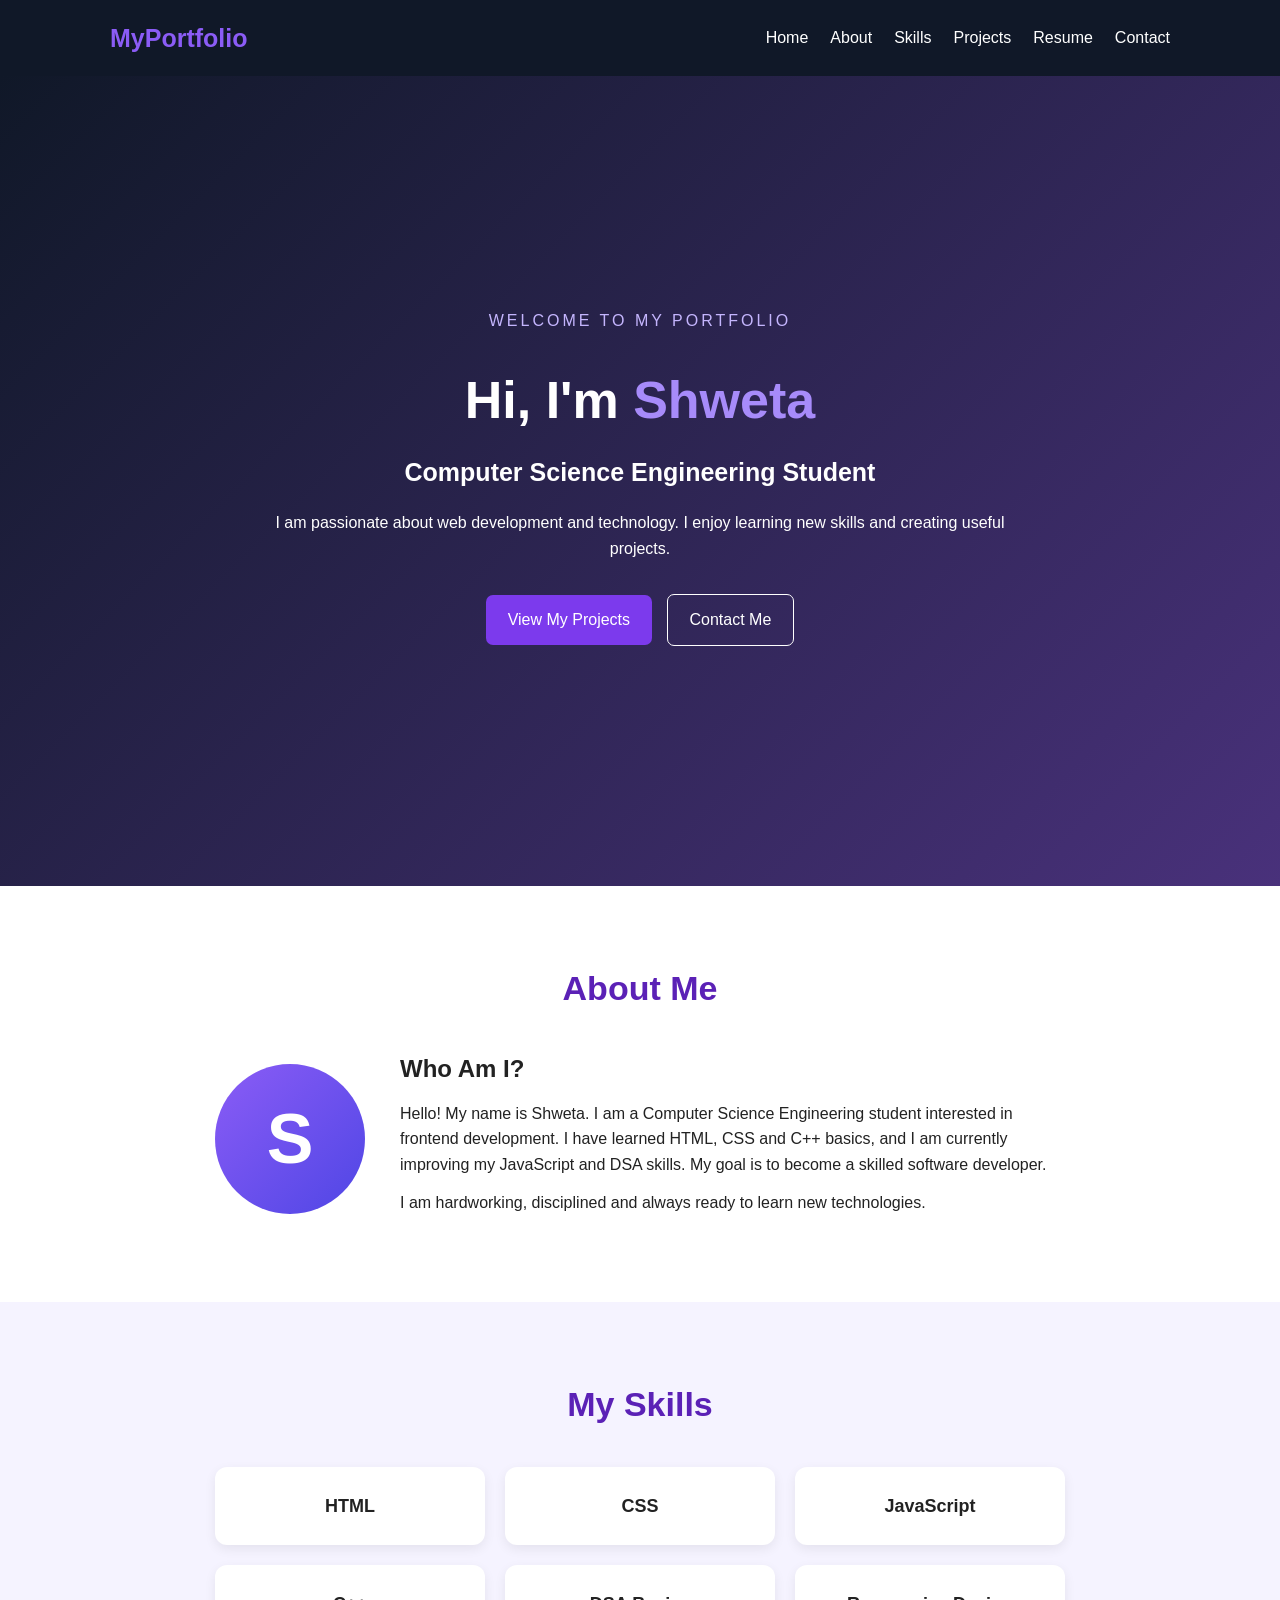
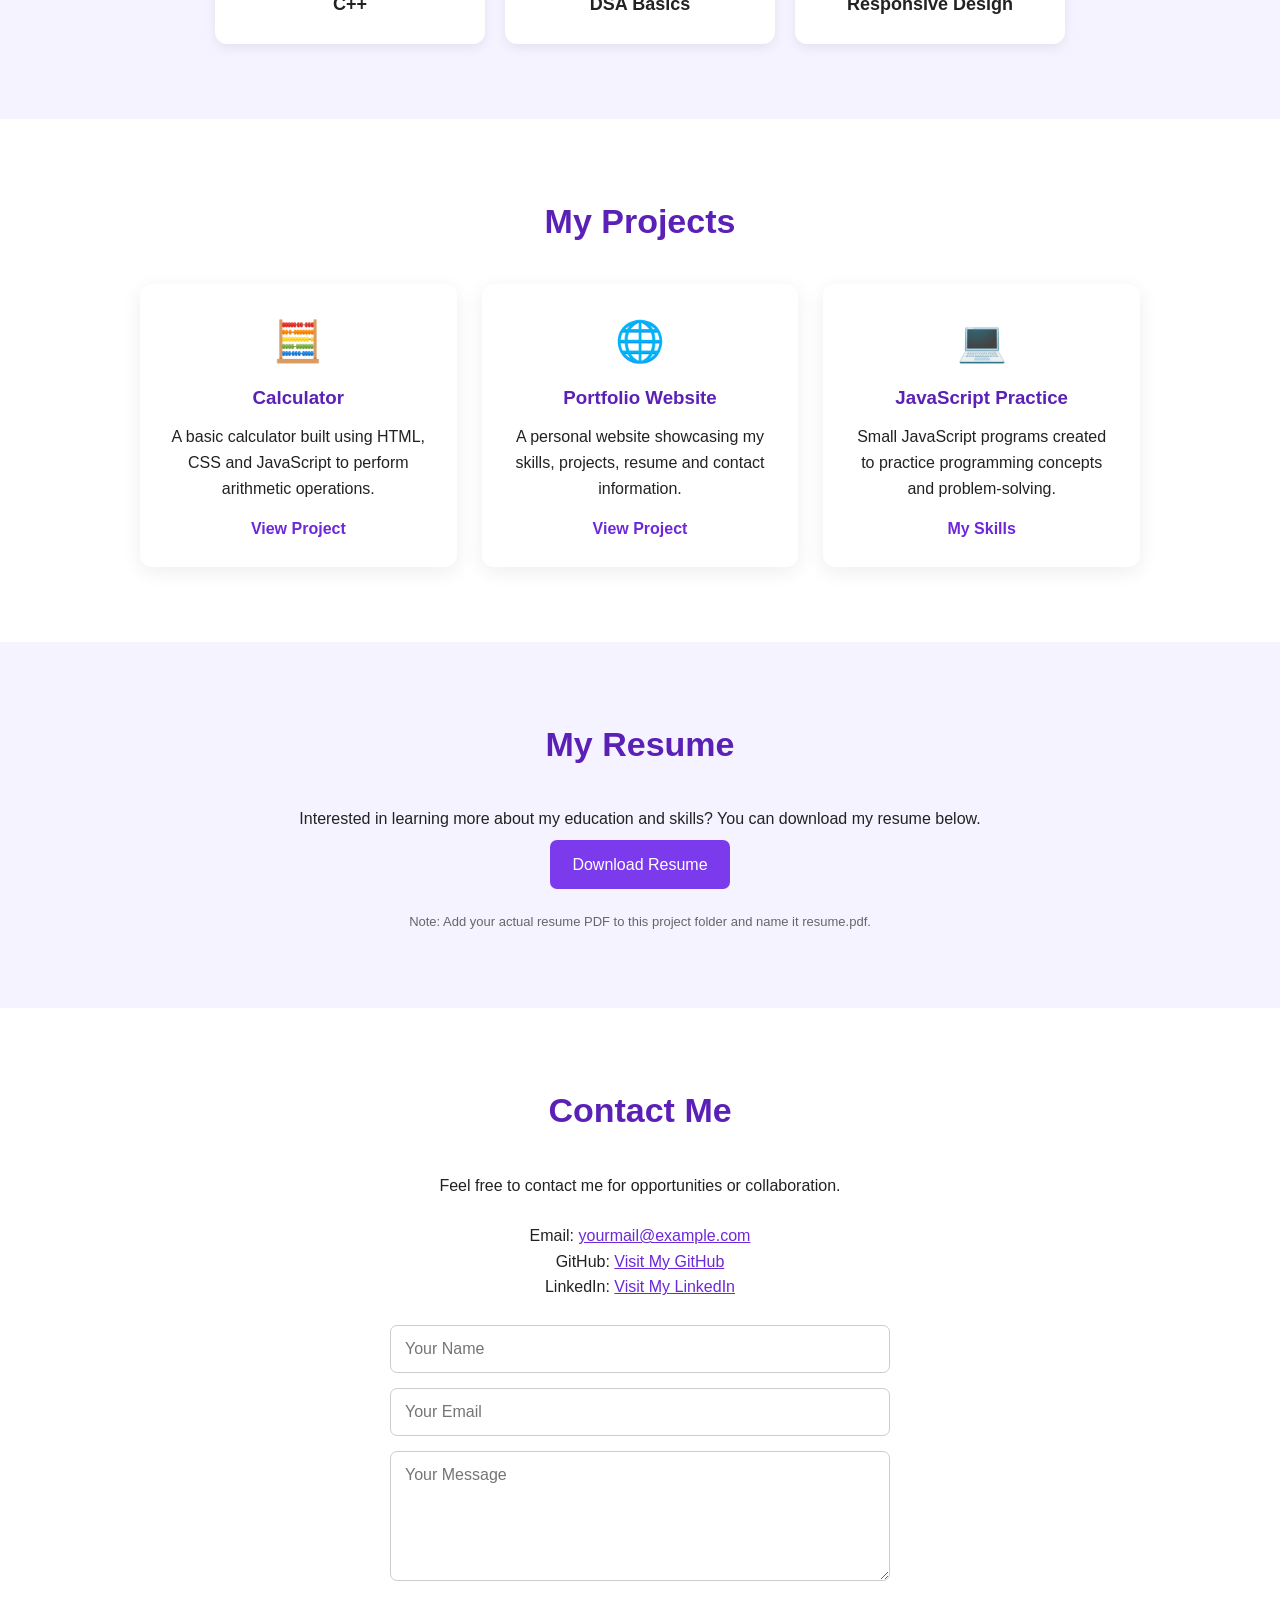
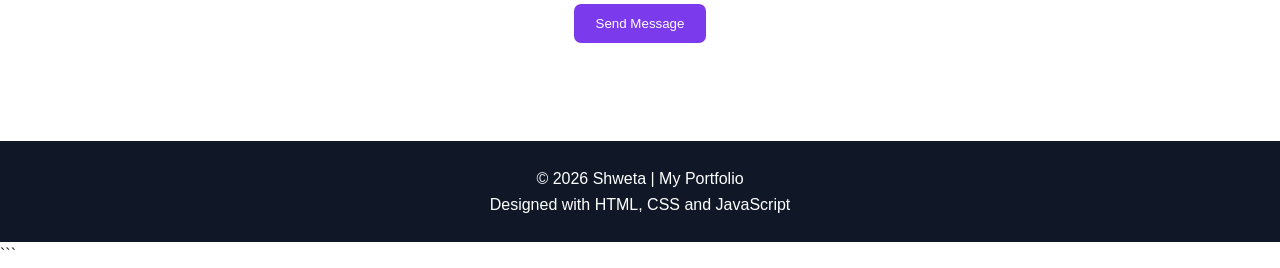
<file: index.html>
<!DOCTYPE html>
<html lang="en">
<head>
    <meta charset="UTF-8">
    <meta name="viewport" content="width=device-width, initial-scale=1.0">
    <title>My Portfolio</title>
    <link rel="stylesheet" href="style.css">
</head>
<body>

    <!-- Navbar -->
    <header>
        <nav class="navbar">
            <h2 class="logo">MyPortfolio</h2>

            <ul class="nav-links" id="navLinks">
                <li><a href="#home">Home</a></li>
                <li><a href="#about">About</a></li>
                <li><a href="#skills">Skills</a></li>
                <li><a href="#projects">Projects</a></li>
                <li><a href="#resume">Resume</a></li>
                <li><a href="#contact">Contact</a></li>
            </ul>

            <button class="menu-btn" onclick="toggleMenu()">☰</button>
        </nav>
    </header>

    <!-- Home Section -->
    <section id="home" class="hero">
        <div class="hero-content">
            <p class="welcome">WELCOME TO MY PORTFOLIO</p>
            <h1>Hi, I'm <span>Shweta</span></h1>
            <h2>Computer Science Engineering Student</h2>
            <p>
                I am passionate about web development and technology.
                I enjoy learning new skills and creating useful projects.
            </p>

            <a href="#projects" class="btn">View My Projects</a>
            <a href="#contact" class="btn secondary-btn">Contact Me</a>
        </div>
    </section>

    <!-- About Section -->
    <section id="about" class="section">
        <h2 class="section-title">About Me</h2>
        <div class="about-content">
            <div class="profile-circle">S</div>

            <div>
                <h3>Who Am I?</h3>
                <p>
                    Hello! My name is Shweta. I am a Computer Science
                    Engineering student interested in frontend development.
                    I have learned HTML, CSS and C++ basics, and I am
                    currently improving my JavaScript and DSA skills.
                    My goal is to become a skilled software developer.
                </p>
                <p>
                    I am hardworking, disciplined and always ready to learn
                    new technologies.
                </p>
            </div>
        </div>
    </section>

    <!-- Skills Section -->
    <section id="skills" class="section skills-section">
        <h2 class="section-title">My Skills</h2>

        <div class="skills-container">
            <div class="skill-card">HTML</div>
            <div class="skill-card">CSS</div>
            <div class="skill-card">JavaScript</div>
            <div class="skill-card">C++</div>
            <div class="skill-card">DSA Basics</div>
            <div class="skill-card">Responsive Design</div>
        </div>
    </section>

    <!-- Projects Section -->
    <section id="projects" class="section">
        <h2 class="section-title">My Projects</h2>

        <div class="projects-container">
            <div class="project-card">
                <div class="project-icon">🧮</div>
                <h3>Calculator</h3>
                <p>
                    A basic calculator built using HTML, CSS and JavaScript
                    to perform arithmetic operations.
                </p>
                <a href="#" class="project-link">View Project</a>
            </div>

            <div class="project-card">
                <div class="project-icon">🌐</div>
                <h3>Portfolio Website</h3>
                <p>
                    A personal website showcasing my skills, projects,
                    resume and contact information.
                </p>
                <a href="#home" class="project-link">View Project</a>
            </div>

            <div class="project-card">
                <div class="project-icon">💻</div>
                <h3>JavaScript Practice</h3>
                <p>
                    Small JavaScript programs created to practice
                    programming concepts and problem-solving.
                </p>
                <a href="#skills" class="project-link">My Skills</a>
            </div>
        </div>
    </section>

    <!-- Resume Section -->
    <section id="resume" class="section resume-section">
        <h2 class="section-title">My Resume</h2>
        <p>
            Interested in learning more about my education and skills?
            You can download my resume below.
        </p>

        <a href="resume.pdf" download class="btn">Download Resume</a>
        <p class="resume-note">
            Note: Add your actual resume PDF to this project folder
            and name it resume.pdf.
        </p>
    </section>

    <!-- Contact Section -->
    <section id="contact" class="section contact-section">
        <h2 class="section-title">Contact Me</h2>
        <p>Feel free to contact me for opportunities or collaboration.</p>

        <div class="contact-info">
            <p>Email: <a href="mailto:yourmail@example.com">
                yourmail@example.com</a></p>

            <p>GitHub:
                <a href="https://github.com/" target="_blank" rel="noopener noreferrer">
                    Visit My GitHub
                </a>
            </p>

            <p>LinkedIn:
                <a href="https://www.linkedin.com/" target="_blank" rel="noopener noreferrer">
                    Visit My LinkedIn
                </a>
            </p>
        </div>

        <form id="contactForm">
            <input type="text" id="name" placeholder="Your Name" required>
            <input type="email" id="email" placeholder="Your Email" required>
            <textarea id="message" placeholder="Your Message" required></textarea>
            <button type="submit" class="btn">Send Message</button>
        </form>

        <p id="formMessage"></p>
    </section>

    <!-- Footer -->
    <footer>
        <p>© <span id="year"></span> Shweta | My Portfolio</p>
        <p>Designed with HTML, CSS and JavaScript</p>
    </footer>

    <button id="topBtn" onclick="scrollToTop()">↑</button>

    <script src="script.js"></script>
</body>
</html>
```
</file>
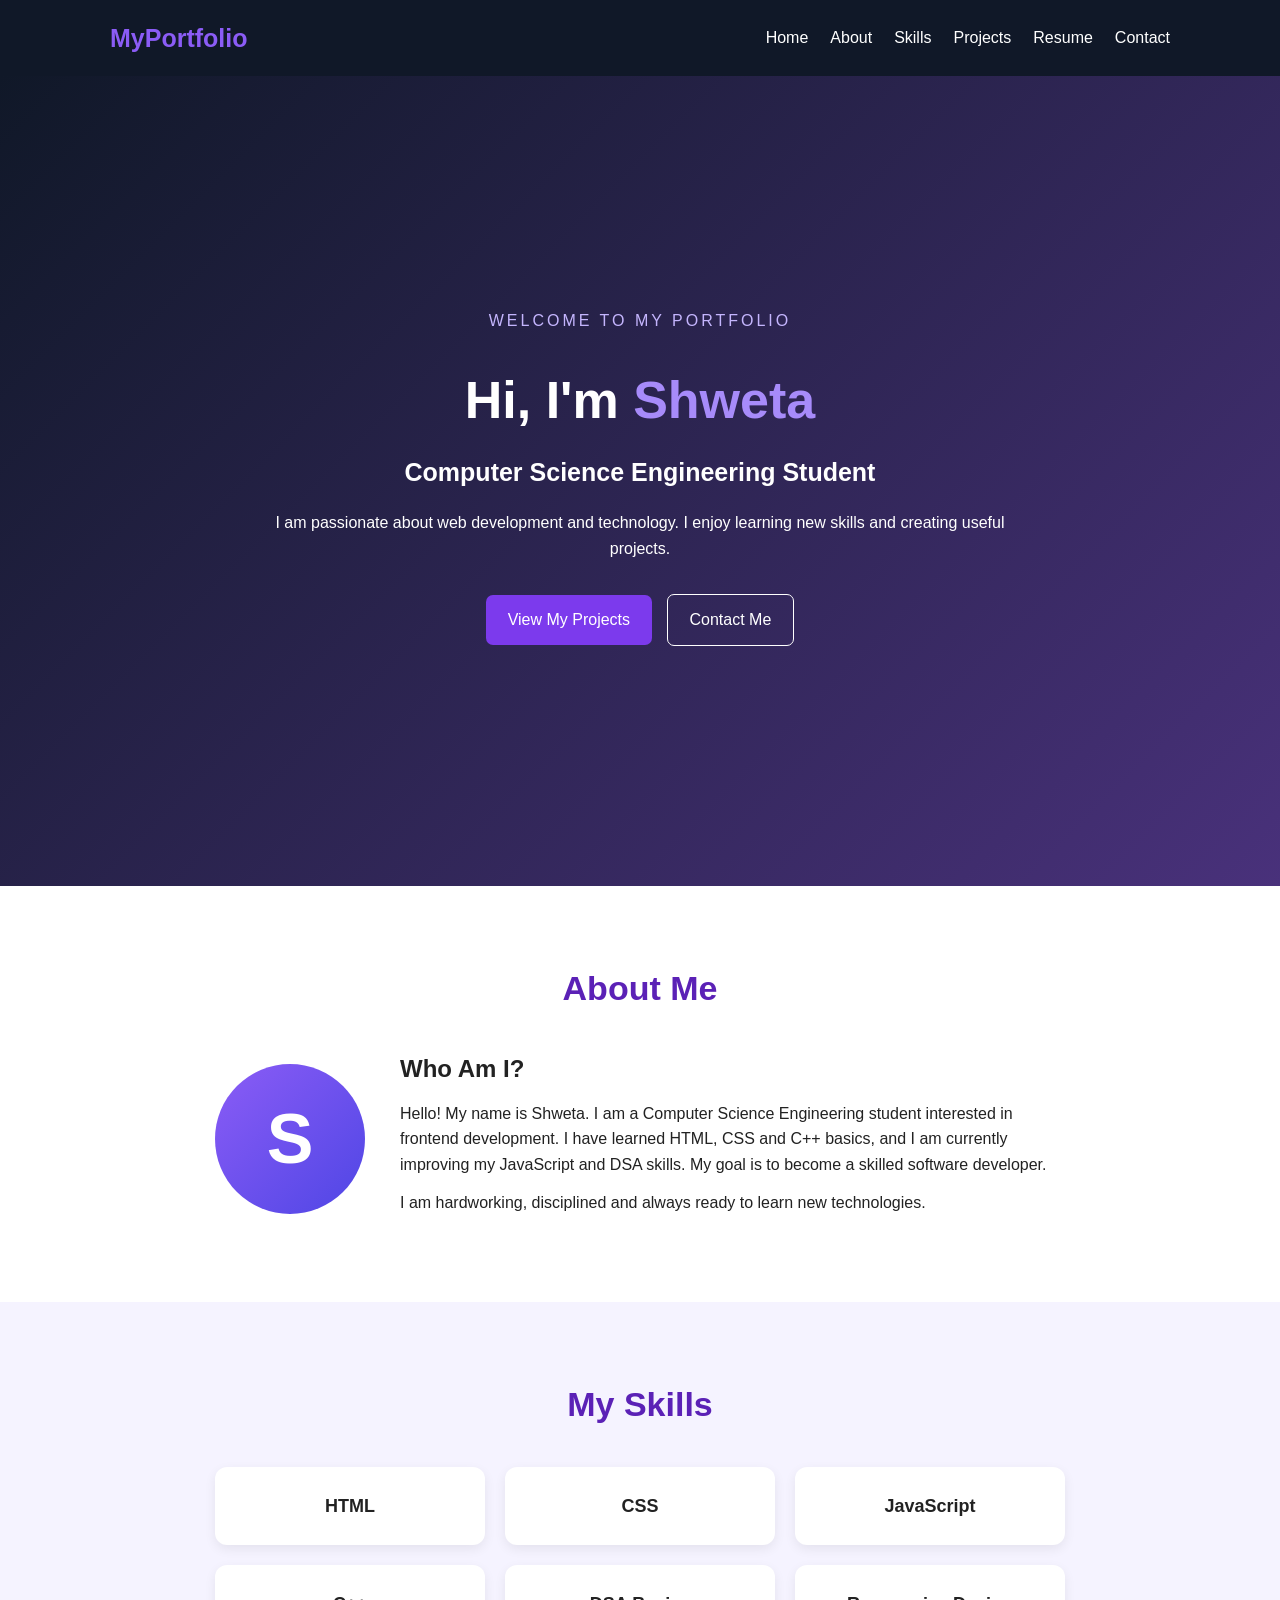
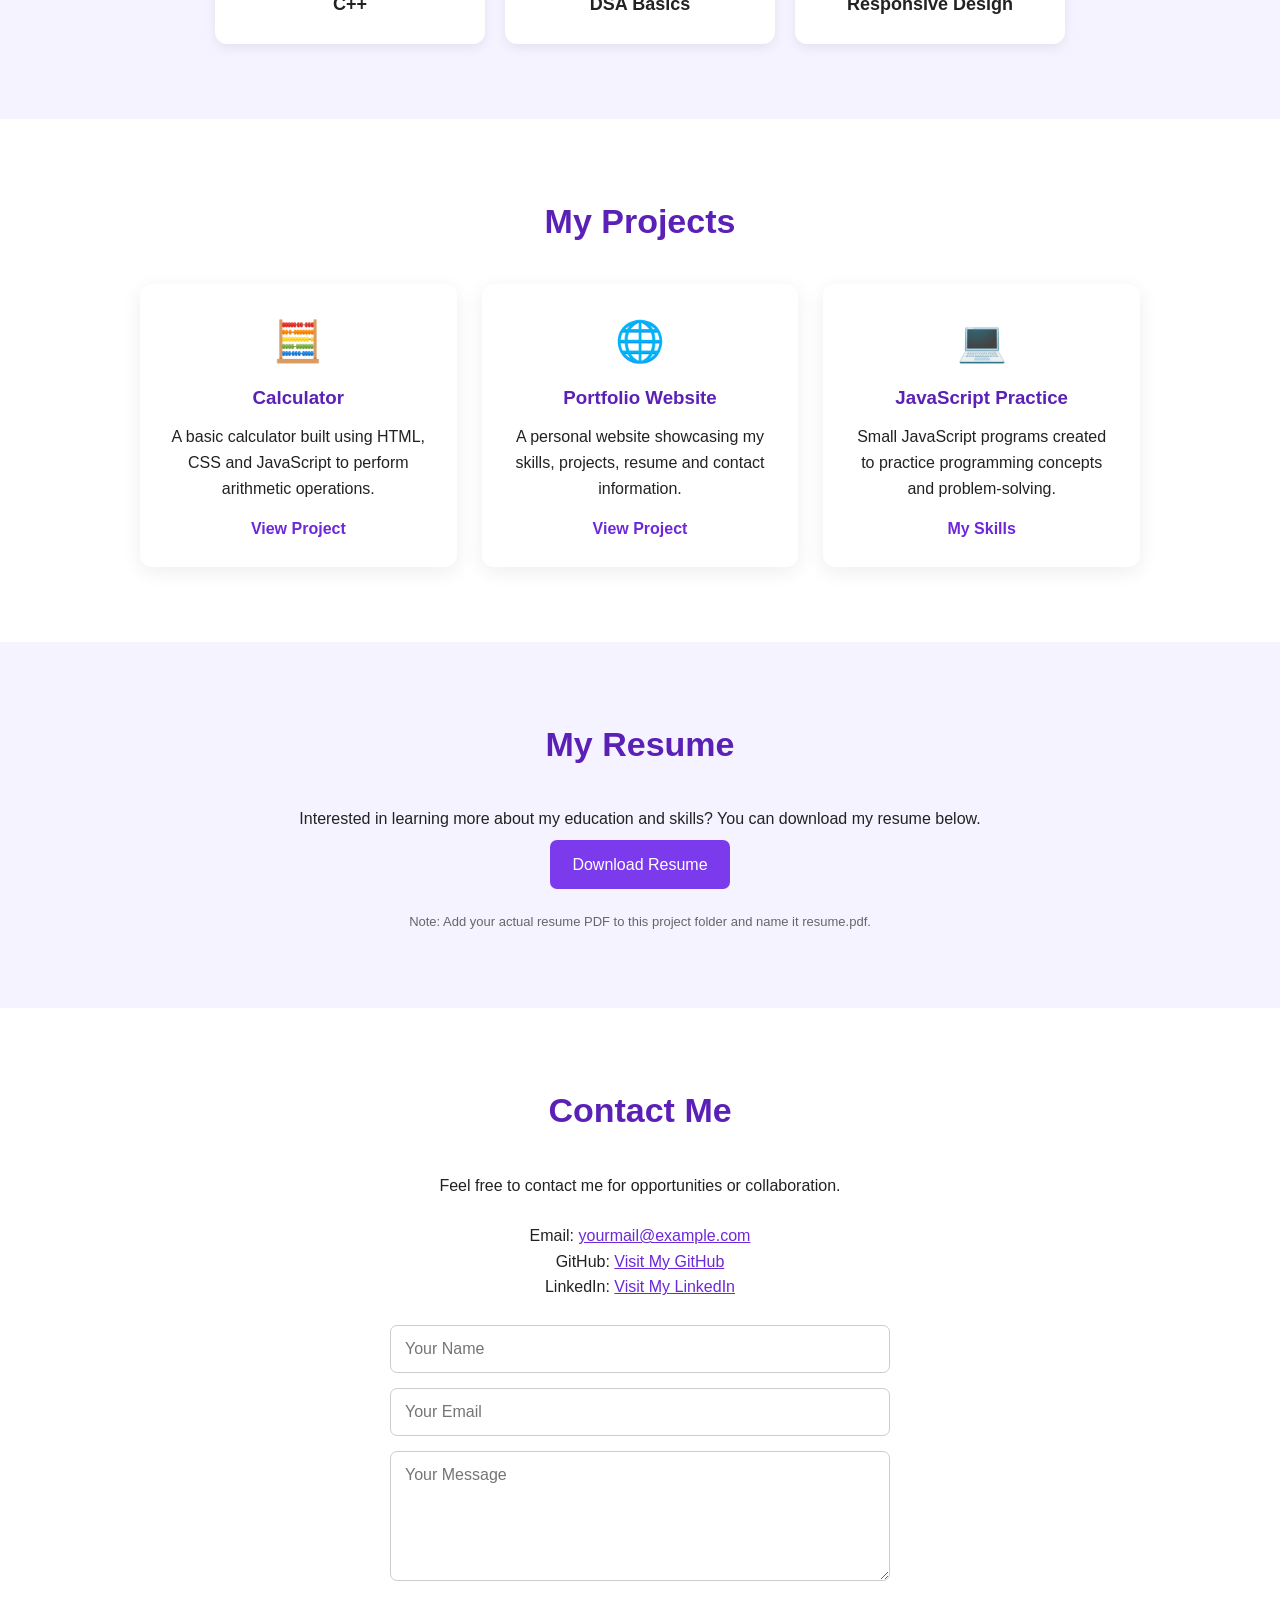
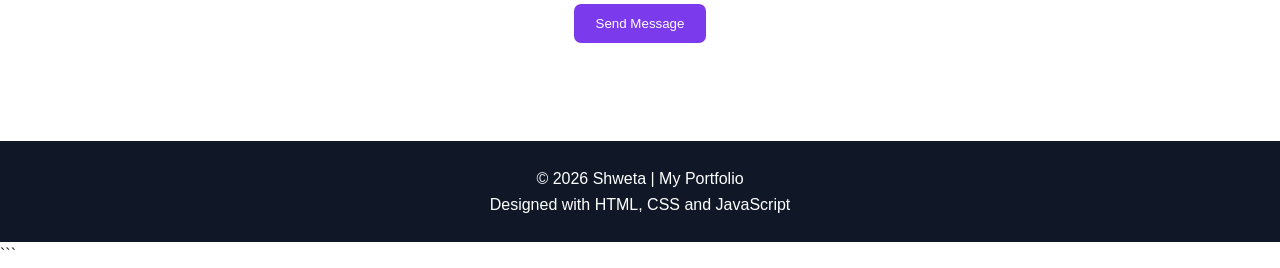
<file: index3.html>
<!DOCTYPE html>
<html lang="en">
<head>
    <meta charset="UTF-8">
    <meta name="viewport" content="width=device-width, initial-scale=1.0">
    <title>My Portfolio</title>
    <link rel="stylesheet" href="style.css">
</head>
<body>

    <!-- Navbar -->
    <header>
        <nav class="navbar">
            <h2 class="logo">MyPortfolio</h2>

            <ul class="nav-links" id="navLinks">
                <li><a href="#home">Home</a></li>
                <li><a href="#about">About</a></li>
                <li><a href="#skills">Skills</a></li>
                <li><a href="#projects">Projects</a></li>
                <li><a href="#resume">Resume</a></li>
                <li><a href="#contact">Contact</a></li>
            </ul>

            <button class="menu-btn" onclick="toggleMenu()">☰</button>
        </nav>
    </header>

    <!-- Home Section -->
    <section id="home" class="hero">
        <div class="hero-content">
            <p class="welcome">WELCOME TO MY PORTFOLIO</p>
            <h1>Hi, I'm <span>Shweta</span></h1>
            <h2>Computer Science Engineering Student</h2>
            <p>
                I am passionate about web development and technology.
                I enjoy learning new skills and creating useful projects.
            </p>

            <a href="#projects" class="btn">View My Projects</a>
            <a href="#contact" class="btn secondary-btn">Contact Me</a>
        </div>
    </section>

    <!-- About Section -->
    <section id="about" class="section">
        <h2 class="section-title">About Me</h2>
        <div class="about-content">
            <div class="profile-circle">S</div>

            <div>
                <h3>Who Am I?</h3>
                <p>
                    Hello! My name is Shweta. I am a Computer Science
                    Engineering student interested in frontend development.
                    I have learned HTML, CSS and C++ basics, and I am
                    currently improving my JavaScript and DSA skills.
                    My goal is to become a skilled software developer.
                </p>
                <p>
                    I am hardworking, disciplined and always ready to learn
                    new technologies.
                </p>
            </div>
        </div>
    </section>

    <!-- Skills Section -->
    <section id="skills" class="section skills-section">
        <h2 class="section-title">My Skills</h2>

        <div class="skills-container">
            <div class="skill-card">HTML</div>
            <div class="skill-card">CSS</div>
            <div class="skill-card">JavaScript</div>
            <div class="skill-card">C++</div>
            <div class="skill-card">DSA Basics</div>
            <div class="skill-card">Responsive Design</div>
        </div>
    </section>

    <!-- Projects Section -->
    <section id="projects" class="section">
        <h2 class="section-title">My Projects</h2>

        <div class="projects-container">
            <div class="project-card">
                <div class="project-icon">🧮</div>
                <h3>Calculator</h3>
                <p>
                    A basic calculator built using HTML, CSS and JavaScript
                    to perform arithmetic operations.
                </p>
                <a href="#" class="project-link">View Project</a>
            </div>

            <div class="project-card">
                <div class="project-icon">🌐</div>
                <h3>Portfolio Website</h3>
                <p>
                    A personal website showcasing my skills, projects,
                    resume and contact information.
                </p>
                <a href="#home" class="project-link">View Project</a>
            </div>

            <div class="project-card">
                <div class="project-icon">💻</div>
                <h3>JavaScript Practice</h3>
                <p>
                    Small JavaScript programs created to practice
                    programming concepts and problem-solving.
                </p>
                <a href="#skills" class="project-link">My Skills</a>
            </div>
        </div>
    </section>

    <!-- Resume Section -->
    <section id="resume" class="section resume-section">
        <h2 class="section-title">My Resume</h2>
        <p>
            Interested in learning more about my education and skills?
            You can download my resume below.
        </p>

        <a href="resume.pdf" download class="btn">Download Resume</a>
        <p class="resume-note">
            Note: Add your actual resume PDF to this project folder
            and name it resume.pdf.
        </p>
    </section>

    <!-- Contact Section -->
    <section id="contact" class="section contact-section">
        <h2 class="section-title">Contact Me</h2>
        <p>Feel free to contact me for opportunities or collaboration.</p>

        <div class="contact-info">
            <p>Email: <a href="mailto:yourmail@example.com">
                yourmail@example.com</a></p>

            <p>GitHub:
                <a href="https://github.com/" target="_blank" rel="noopener noreferrer">
                    Visit My GitHub
                </a>
            </p>

            <p>LinkedIn:
                <a href="https://www.linkedin.com/" target="_blank" rel="noopener noreferrer">
                    Visit My LinkedIn
                </a>
            </p>
        </div>

        <form id="contactForm">
            <input type="text" id="name" placeholder="Your Name" required>
            <input type="email" id="email" placeholder="Your Email" required>
            <textarea id="message" placeholder="Your Message" required></textarea>
            <button type="submit" class="btn">Send Message</button>
        </form>

        <p id="formMessage"></p>
    </section>

    <!-- Footer -->
    <footer>
        <p>© <span id="year"></span> Shweta | My Portfolio</p>
        <p>Designed with HTML, CSS and JavaScript</p>
    </footer>

    <button id="topBtn" onclick="scrollToTop()">↑</button>

    <script src="script.js"></script>
</body>
</html>
```
</file>
<file: style.css>
* {
    margin: 0;
    padding: 0;
    box-sizing: border-box;
    scroll-behavior: smooth;
}

body {
    font-family: Arial, sans-serif;
    color: #222;
    line-height: 1.6;
}

header {
    background: #101828;
    position: sticky;
    top: 0;
    z-index: 1000;
}

.navbar {
    max-width: 1100px;
    margin: auto;
    padding: 18px 20px;
    display: flex;
    justify-content: space-between;
    align-items: center;
}

.logo {
    color: #8b5cf6;
    font-size: 25px;
}

.nav-links {
    display: flex;
    list-style: none;
    gap: 22px;
}

.nav-links a {
    text-decoration: none;
    color: white;
    transition: 0.3s;
}

.nav-links a:hover {
    color: #a78bfa;
}

.menu-btn {
    display: none;
    background: none;
    color: white;
    border: none;
    font-size: 25px;
    cursor: pointer;
}

.hero {
    min-height: 90vh;
    padding: 100px 20px;
    display: flex;
    justify-content: center;
    align-items: center;
    text-align: center;
    color: white;
    background: linear-gradient(135deg, #101828, #49317b);
}

.hero-content {
    max-width: 750px;
}

.welcome {
    color: #c4b5fd;
    letter-spacing: 3px;
    margin-bottom: 15px;
}

.hero h1 {
    font-size: 52px;
    margin-bottom: 10px;
}

.hero h1 span {
    color: #a78bfa;
}

.hero h2 {
    font-size: 25px;
    margin-bottom: 18px;
}

.hero p {
    margin-bottom: 25px;
}

.btn {
    display: inline-block;
    background: #7c3aed;
    color: white;
    padding: 12px 22px;
    margin: 8px 5px;
    border: none;
    border-radius: 7px;
    text-decoration: none;
    cursor: pointer;
    transition: 0.3s;
}

.btn:hover {
    background: #5b21b6;
    transform: translateY(-3px);
}

.secondary-btn {
    background: transparent;
    border: 1px solid white;
}

.section {
    padding: 75px 20px;
    text-align: center;
}

.section-title {
    font-size: 34px;
    margin-bottom: 35px;
    color: #5b21b6;
}

.about-content {
    max-width: 850px;
    margin: auto;
    display: flex;
    gap: 35px;
    align-items: center;
    text-align: left;
}

.profile-circle {
    min-width: 150px;
    height: 150px;
    background: linear-gradient(135deg, #8b5cf6, #4f46e5);
    color: white;
    font-size: 70px;
    font-weight: bold;
    border-radius: 50%;
    display: flex;
    justify-content: center;
    align-items: center;
}

.about-content h3 {
    margin-bottom: 12px;
    font-size: 24px;
}

.about-content p {
    margin-bottom: 12px;
}

.skills-section {
    background: #f5f3ff;
}

.skills-container {
    max-width: 850px;
    margin: auto;
    display: grid;
    grid-template-columns: repeat(3, 1fr);
    gap: 20px;
}

.skill-card {
    padding: 25px 10px;
    background: white;
    border-radius: 12px;
    box-shadow: 0 4px 12px #00000012;
    font-size: 18px;
    font-weight: bold;
    transition: 0.3s;
}

.skill-card:hover {
    background: #7c3aed;
    color: white;
    transform: translateY(-5px);
}

.projects-container {
    max-width: 1000px;
    margin: auto;
    display: grid;
    grid-template-columns: repeat(3, 1fr);
    gap: 25px;
}

.project-card {
    padding: 25px;
    border-radius: 12px;
    background: white;
    box-shadow: 0 5px 20px #00000012;
    transition: 0.3s;
}

.project-card:hover {
    transform: translateY(-8px);
    box-shadow: 0 10px 25px #00000020;
}

.project-icon {
    font-size: 40px;
    margin-bottom: 10px;
}

.project-card h3 {
    margin-bottom: 12px;
    color: #5b21b6;
}

.project-card p {
    margin-bottom: 15px;
}

.project-link {
    color: #6d28d9;
    font-weight: bold;
    text-decoration: none;
}

.project-link:hover {
    text-decoration: underline;
}

.resume-section {
    background: #f5f3ff;
}

.resume-note {
    font-size: 13px;
    color: #666;
    margin-top: 15px;
}

.contact-info {
    margin: 25px 0;
}

.contact-info a {
    color: #6d28d9;
}

#contactForm {
    max-width: 500px;
    margin: 25px auto 0;
    display: flex;
    flex-direction: column;
    gap: 15px;
}

#contactForm input,
#contactForm textarea {
    padding: 14px;
    border: 1px solid #ccc;
    border-radius: 7px;
    font-size: 16px;
    font-family: inherit;
}

#contactForm textarea {
    min-height: 130px;
    resize: vertical;
}

#contactForm .btn {
    align-self: center;
}

#formMessage {
    margin-top: 15px;
    color: #5b21b6;
}

footer {
    background: #101828;
    color: white;
    text-align: center;
    padding: 25px 10px;
}

#topBtn {
    position: fixed;
    bottom: 20px;
    right: 20px;
    display: none;
    padding: 12px 17px;
    background: #7c3aed;
    color: white;
    border: none;
    border-radius: 50%;
    font-size: 22px;
    cursor: pointer;
}

@media (max-width: 768px) {
    .menu-btn {
        display: block;
    }

    .nav-links {
        display: none;
        position: absolute;
        top: 65px;
        left: 0;
        width: 100%;
        padding: 20px;
        background: #101828;
        flex-direction: column;
        text-align: center;
        gap: 15px;
    }

    .nav-links.active {
        display: flex;
    }

    .hero h1 {
        font-size: 38px;
    }

    .hero h2 {
        font-size: 20px;
    }

    .about-content {
        flex-direction: column;
        text-align: center;
    }

    .skills-container {
        grid-template-columns: repeat(2, 1fr);
    }

    .projects-container {
        grid-template-columns: 1fr;
        max-width: 450px;
    }
}

@media (max-width: 400px) {
    .skills-container {
        grid-template-columns: 1fr;
    }
}
</file>
